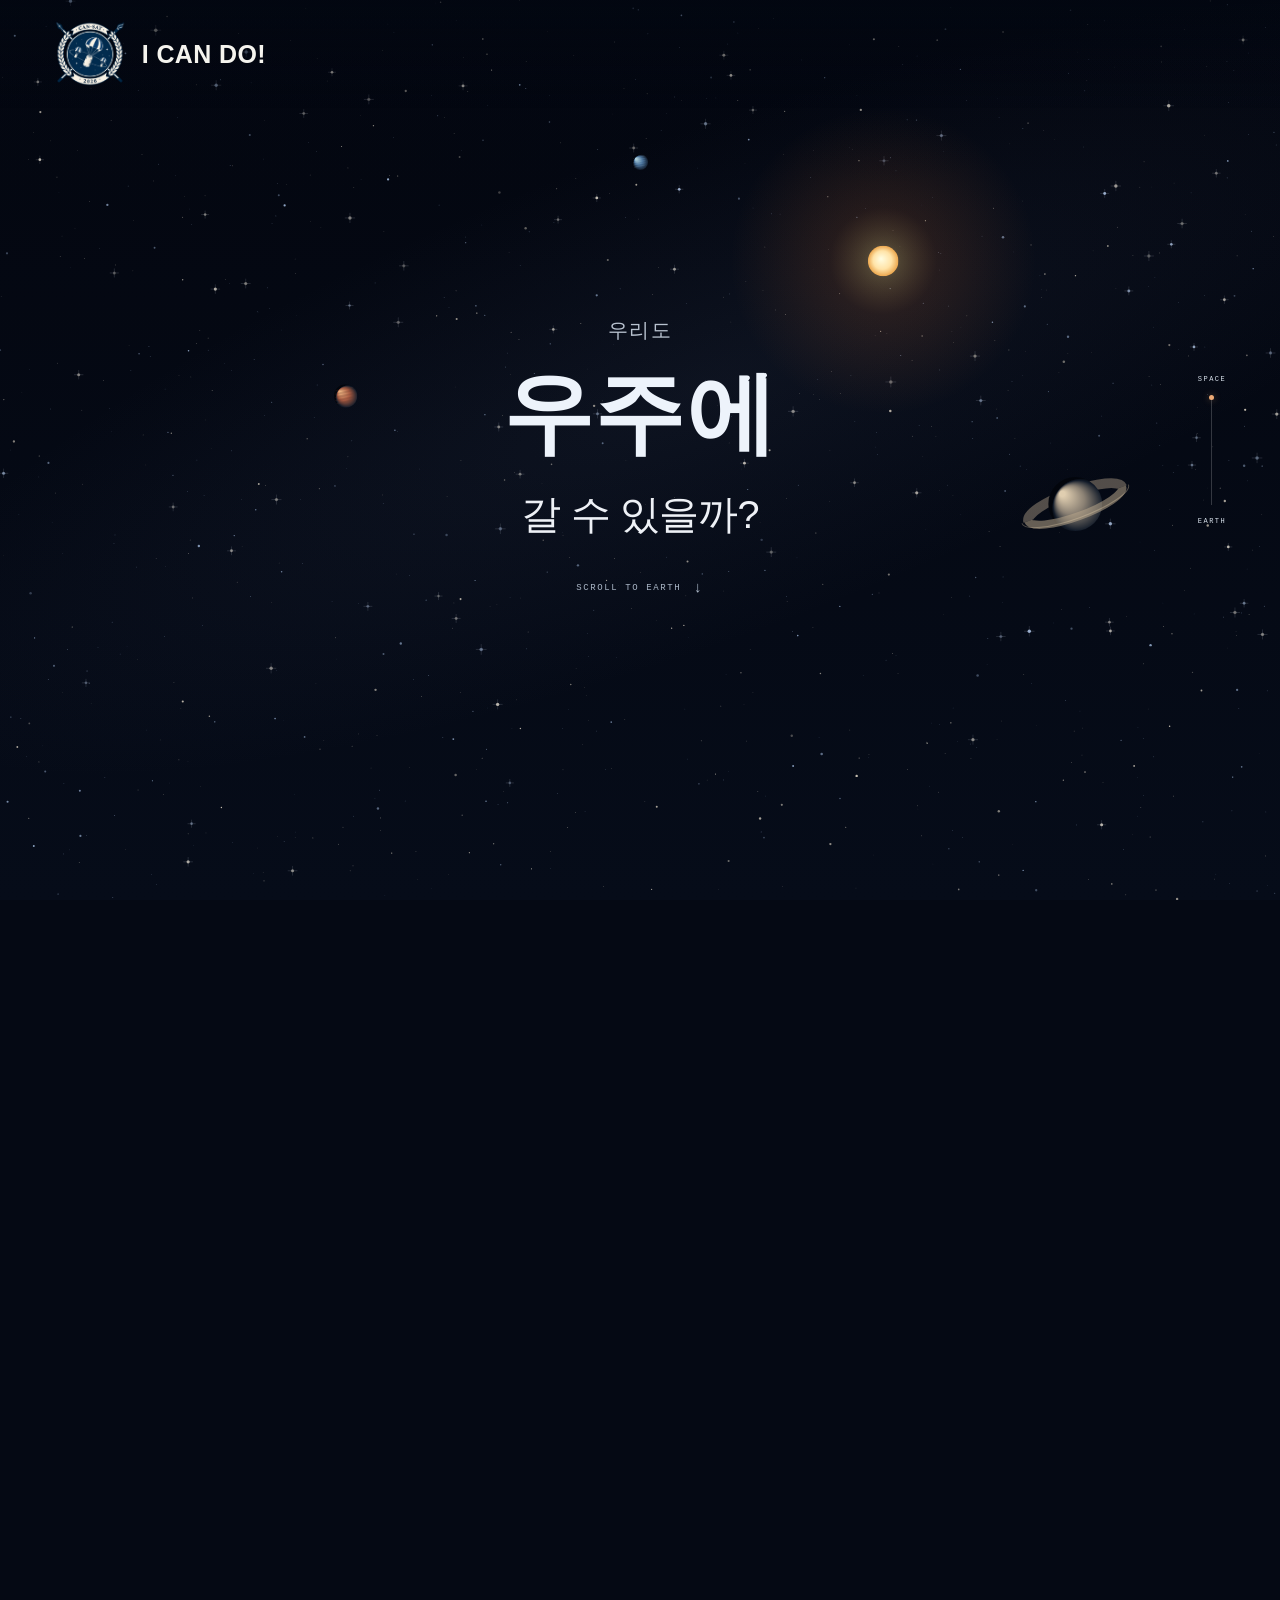
<file: index.html>
<!DOCTYPE html>
<html lang="ko">
<head>
  <meta charset="UTF-8">
  <meta name="viewport" content="width=device-width, initial-scale=1.0">
  <meta name="theme-color" content="#050914">
  <title>I CAN DO!</title>
  <link rel="icon" href="assets/team-emblem-transparent.png" type="image/png">
  <link rel="stylesheet" href="styles.css?v=quiet-emphasis-2">
  <script src="scene.js?v=4" defer></script>
</head>
<body>
  <canvas id="universe" aria-hidden="true"></canvas>
  <header class="site-header">
    <a class="brand" href="#space" aria-label="I CAN DO! 홈">
      <img src="assets/team-emblem-transparent.png" width="1254" height="1254" alt="CAN-SAT 2026 팀 엠블럼">
      <span class="brand-name">I CAN DO!</span>
    </a>
  </header>
  <main id="journey" aria-label="우주에서 지상으로 내려오는 배경">
    <section id="space" class="journey-stage space-intro" aria-labelledby="motivation-title">
      <div class="motivation-composition">
        <h1 id="motivation-title" aria-label="우리도 우주에 갈 수 있을까?">
          <span class="question-intro">우리도</span>
          <strong class="question-universe">우주에</strong>
          <span class="question-ending">갈 수 있을까?</span>
        </h1>
        <a class="scroll-cue" href="#ground"><span id="scroll-label">SCROLL TO EARTH</span><span aria-hidden="true">↓</span></a>
      </div>
    </section>
    <section id="orbit" class="journey-stage" aria-label="지구에 접근"></section>
    <section id="atmosphere" class="journey-stage" aria-label="대기권으로 진입"></section>
    <section id="clouds" class="journey-stage" aria-label="구름 아래로 하강"></section>
    <section id="ground" class="journey-stage" aria-label="산과 땅이 가까워지는 지상"></section>
  </main>
  <div class="journey-progress" aria-hidden="true"><span>SPACE</span><div class="progress-track"><i id="progress-dot"></i></div><span>EARTH</span></div>
  <noscript><p class="fallback-note">스크롤 배경을 보려면 JavaScript를 켜주세요.</p></noscript>
</body>
</html>
</file>
<file: styles.css>
:root{color-scheme:dark;--foreground:#f5f4ee}
*{box-sizing:border-box}html{scroll-behavior:smooth}body{margin:0;background:#050914;color:var(--foreground);font-family:-apple-system,BlinkMacSystemFont,"Apple SD Gothic Neo",sans-serif;overflow-x:hidden}
#universe{position:fixed;inset:0;width:100%;height:100%;display:block;z-index:-1;pointer-events:none}
.site-header{position:fixed;z-index:5;inset:0 0 auto;min-height:108px;display:flex;align-items:center;justify-content:space-between;gap:24px;padding:18px clamp(24px,4.2vw,68px);background:linear-gradient(180deg,rgba(3,8,18,.46),transparent)}
.brand{display:inline-flex;align-items:center;gap:16px;border-radius:4px;text-decoration:none;color:#f5f4ee}.brand img{display:block;width:72px;height:72px;object-fit:contain;background:transparent}.brand-name{font-family:Arial,Helvetica,sans-serif;font-size:25px;font-weight:700;line-height:1.2;letter-spacing:.015em;white-space:nowrap}.brand:focus-visible,.scroll-cue:focus-visible{outline:2px solid #7aa2c6;outline-offset:8px}
.journey-stage{height:100svh;min-height:400px}.scroll-cue{display:inline-flex;align-items:center;gap:12px;margin-top:26px;padding:10px 2px;color:#abb7c7;text-decoration:none;font:9px ui-monospace,SFMono-Regular,Consolas,monospace;letter-spacing:1.6px}.scroll-cue>span:last-child{font-size:15px;line-height:1}.scroll-cue:hover{color:#f5f4ee}.journey-progress{position:fixed;right:clamp(24px,4.2vw,68px);top:50%;transform:translateY(-50%);display:flex;flex-direction:column;align-items:center;gap:12px;color:#d9e2ec;font:7px ui-monospace,SFMono-Regular,Consolas,monospace;letter-spacing:1.5px;z-index:3}.progress-track{height:110px;width:1px;background:#ffffff30;position:relative}.progress-track i{position:absolute;width:5px;height:5px;left:-2px;top:0;border-radius:50%;background:#edaa76;box-shadow:0 0 7px #eda96b70}
.fallback-note{position:fixed;left:24px;bottom:80px;font-size:12px}
@media(max-width:600px){.site-header{min-height:88px;padding:16px 24px;gap:12px}.brand{gap:12px}.brand img{width:56px;height:56px}.brand-name{font-size:21px}.scroll-cue{font-size:8px;letter-spacing:1.4px;margin-top:24px}.journey-progress{right:22px}.journey-progress>span{font-size:6px;letter-spacing:1px}.progress-track{height:80px}}
@media(prefers-reduced-motion:reduce){html{scroll-behavior:auto}}

/* A quiet opening question with its scroll link directly underneath. */
.space-intro{position:relative;display:flex;align-items:flex-start;justify-content:center;padding:clamp(235px,35svh,420px) 56px 80px}
.motivation-composition{text-align:center;width:min(100%,680px)}
.space-intro h1{margin:0;color:#eef1f6;font-size:clamp(30px,3.4vw,48px);font-weight:400;line-height:1.6;letter-spacing:-.025em;word-break:keep-all}
.space-intro h1 span,.question-universe{display:block}
.question-intro{font-size:clamp(17px,1.6vw,22px);font-weight:400;letter-spacing:.08em;color:#b8c2cf;line-height:1.5;margin-bottom:14px}
.question-universe{font-size:clamp(60px,7vw,96px);font-weight:650;letter-spacing:.015em;line-height:1.2;color:#edf3fb;margin-bottom:18px}
.question-ending{font-size:clamp(28px,3.1vw,42px);font-weight:350;line-height:1.5;letter-spacing:-.02em}
@media(max-width:600px){.space-intro{padding:clamp(215px,32svh,340px) 36px 80px}.space-intro h1{font-size:clamp(27px,7.3vw,36px);line-height:1.6}}
@media(max-height:600px) and (min-width:601px){.space-intro{padding-top:185px}.space-intro h1{font-size:32px}.scroll-cue{margin-top:18px}}

@media(max-width:600px){.question-intro{font-size:17px;margin-bottom:15px}.question-universe{font-size:clamp(57px,15vw,76px);margin-bottom:16px}.question-ending{font-size:clamp(27px,7vw,35px)}}
@media(max-height:600px) and (min-width:601px){.space-intro{padding-top:155px}.question-intro{font-size:16px;margin-bottom:8px}.question-universe{font-size:58px;margin-bottom:10px}.question-ending{font-size:28px}}
</file>
